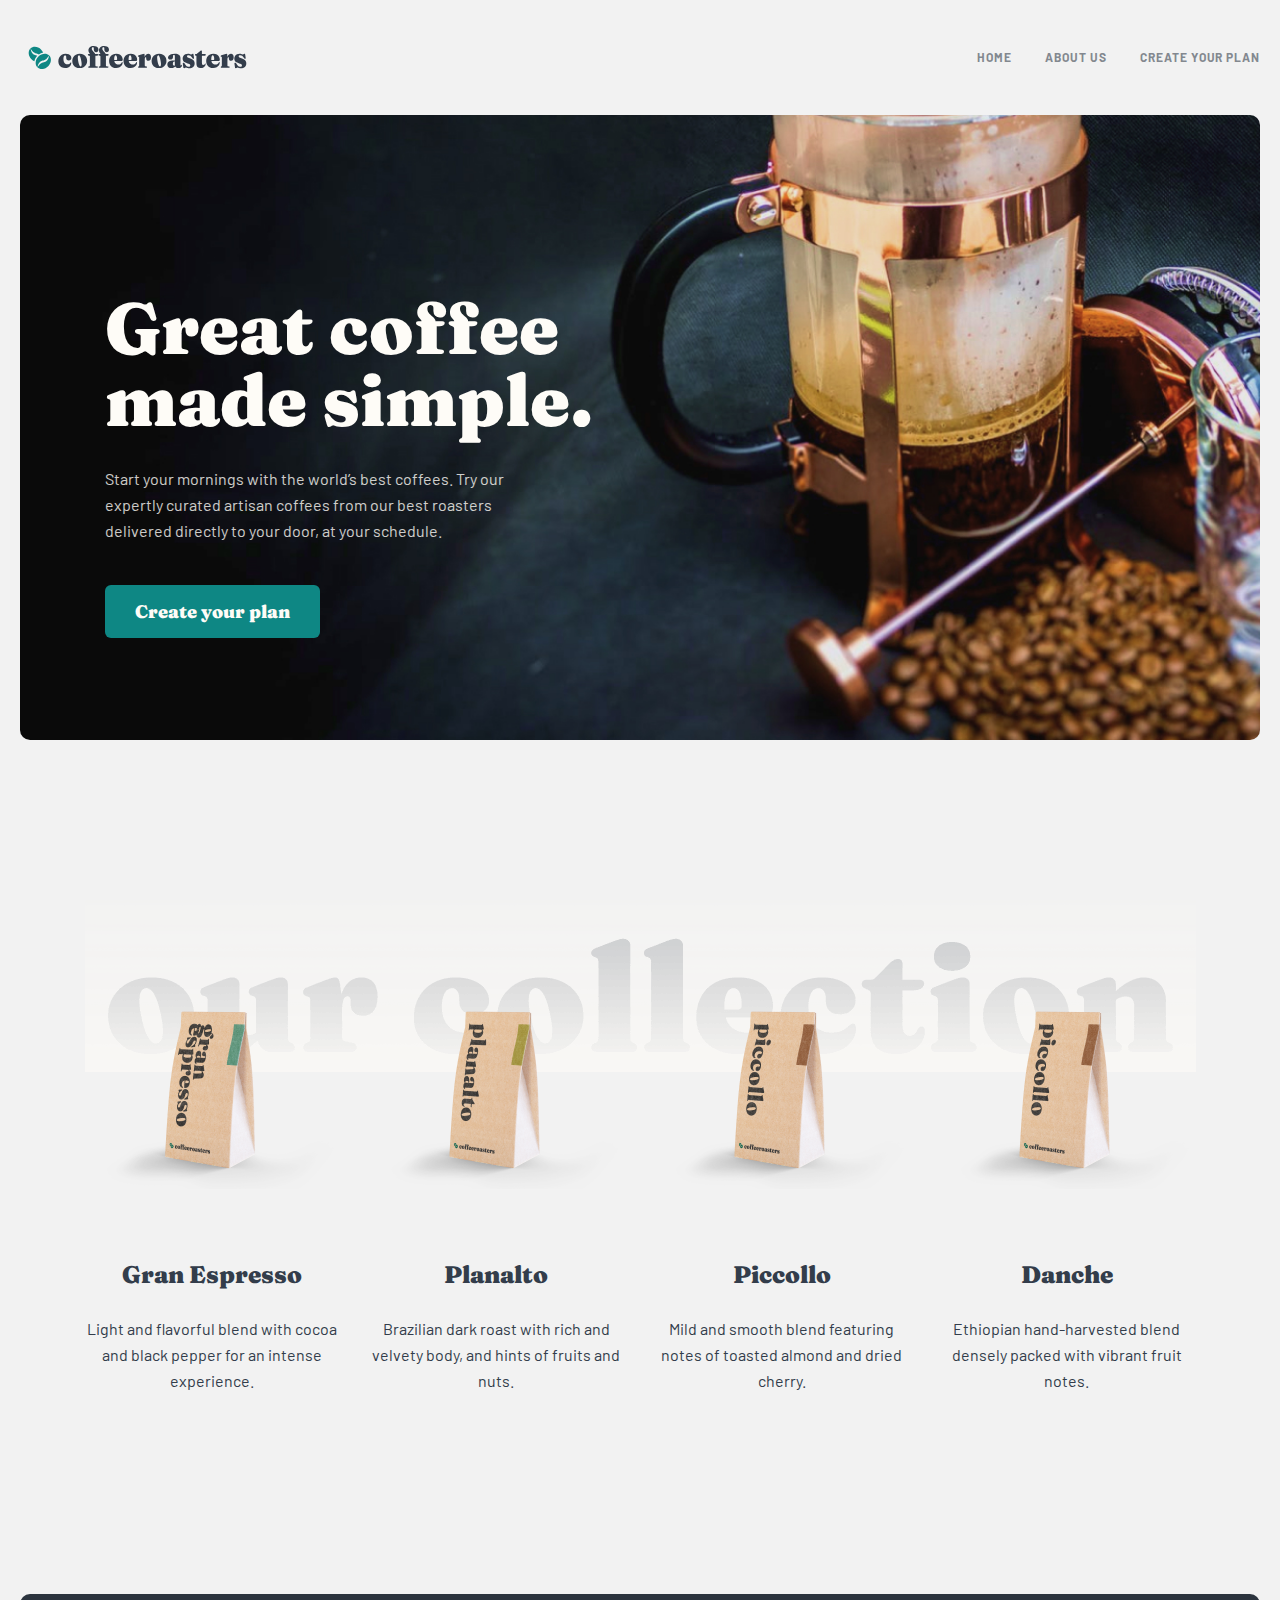
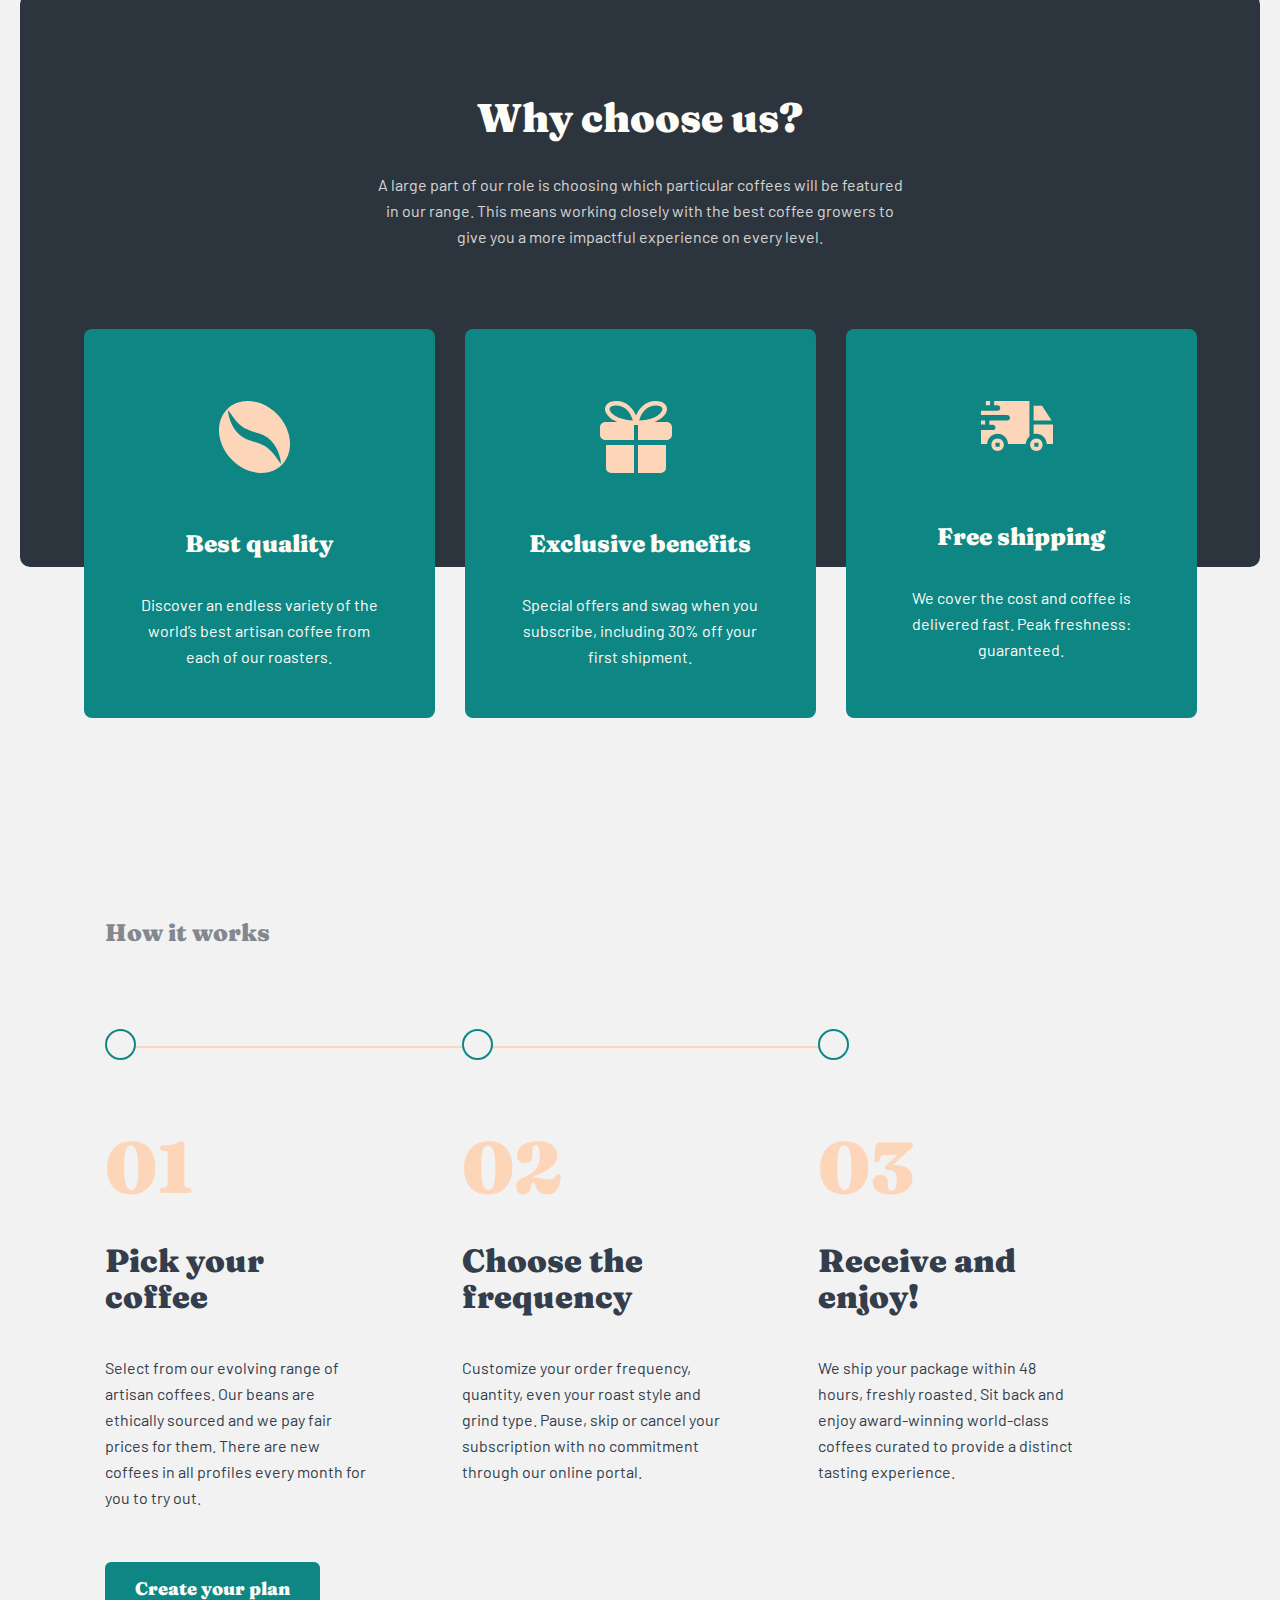
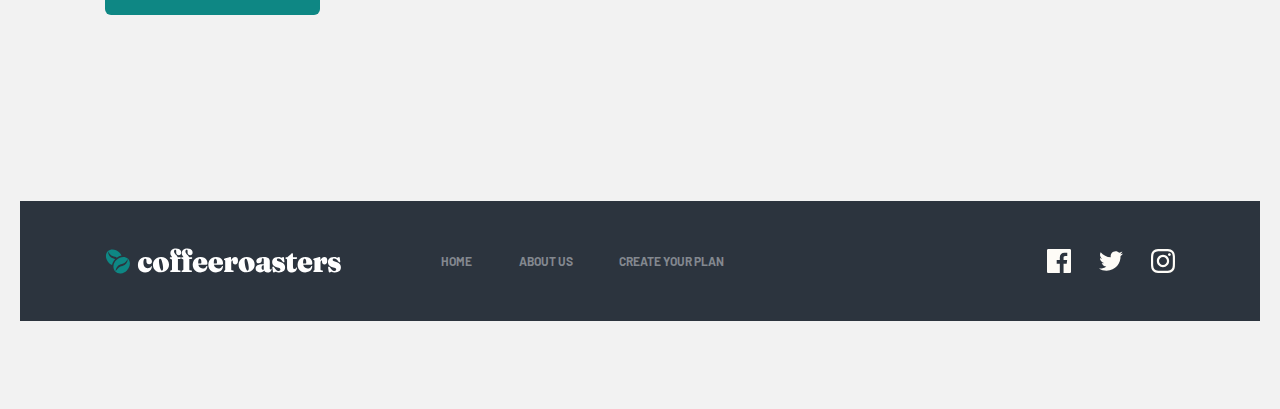
<file: index.html>
<!DOCTYPE html>
<html lang="en">

<head>
    <meta charset="UTF-8">
    <meta http-equiv="X-UA-Compatible" content="IE=edge">
    <meta name="viewport" content="width=device-width, initial-scale=1.0">
    <link rel="stylesheet" href="./css/main.css">
    <link rel="stylesheet" media="screen and (max-width: 1100px)" href="./css/media-1100.css">
    <link rel="stylesheet" media="screen and (max-width: 600px)" href="./css/media-600.css">
    <title>Coffeeroasters</title>
</head>

<body>
    <header class="header">
        <section class="header__section">
            <div class="container">
                <div class="header__container">
                    <div class="header__logo-wrapper">
                        <a class="header__logo-link" href="#"><img class="header__logo-img" src="./image/logo.svg"
                                alt="side logo" width="235" height="25"></a>
                    </div>

                    <nav class="header__nav">
                        <ul class="header__list">
                            <li class="header__item"><a class="header__nav-link" href="#">HOME</a></li>
                            <li class="header__item">
                                <a class="header__nav-link" href="./about.html">ABOUT US</a>
                            </li>
                            <li class="header__item">
                                <a class="header__nav-link" href="./create-plane.html">Create your plan</a>
                            </li>
                        </ul>
                    </nav>
                </div>
            </div>
        </section>
    </header>

    <main class="main">
        <section class="hero__section">
            <div class="container">
                <div class="hero__container">
                    <div class="hero__right">
                        <h2 class="hero__heading">Great coffee made simple.</h2>

                        <p class="hero__text">Start your mornings with the world’s best coffees. Try our expertly
                            curated artisan coffees from our best roasters delivered directly to your door, at your
                            schedule.
                        </p>

                        <div class="hero__link-wrapper">
                            <a class="side-btn hero__link" href="#">Create your plan</a>
                        </div>
                    </div>
                </div>
            </div>
        </section>

        <section class="collection__section">
            <div class="container">
                <div class="collection__container">
                    <div class="collection__list-wrapper">
                        <div class="collection__bgi-img"></div>

                        <ul class="collection__list">
                            <li class="collection__item">
                                <img class="collection__img" src="./image/gran-e..png" alt="coffe photo" width="255" height="193" srcset="./image/gran-e..png 1x, ./image/gran-e.@2x.png">

                                <div class="collection__wrapper">
                                    <h3 class="collection__heading">Gran Espresso</h3>

                                    <p class="collection__text">Light and flavorful blend with cocoa and black pepper
                                        for an intense experience.</p>
                                </div>
                            </li>

                            <li class="collection__item">
                                <img class="collection__img" src="./image/planalto.png" alt="coffe photo" width="256" height="193" srcset="./image/planalto.png 1x, ./image/planalto@2x.png">

                                <div class="collection__wrapper">
                                    <h3 class="collection__heading">Planalto</h3>

                                    <p class="collection__text">Brazilian dark roast with rich and velvety body, and
                                        hints of fruits and nuts.
                                    </p>
                                </div>
                            </li>

                            <li class="collection__item">
                                <img class="collection__img" src="./image/picollo.png" alt="coffe photo" width="256" height="193" srcset="./image/picollo.png 1x, ./image/picollo@2x.png">

                                <div class="collection__wrapper">
                                    <h3 class="collection__heading">Piccollo</h3>

                                    <p class="collection__text">
                                        Mild and smooth blend featuring notes of toasted almond and dried cherry.
                                    </p>
                                </div>
                            </li>

                            <li class="collection__item">
                                <img class="collection__img" src="./image/picollo.png" alt="coffe photo" width="256" height="193" srcset="./image/picollo.png 1x, ./image/picollo@2x.png">

                                <div class="collection__wrapper">
                                    <h3 class="collection__heading">Danche</h3>

                                    <p class="collection__text">
                                        Ethiopian hand-harvested blend densely packed  with vibrant fruit notes.
                                    </p>
                                </div>
                            </li>
                        </ul>
                    </div>
                </div>
            </div>
        </section>

        <section class="choose">
            <div class="container">
                <div class="choose__container">
                    <div class="choose__wrapper">
                        <h2 class="choose__heading">Why choose us?</h2>

                        <p class="choose__text">A large part of our role is choosing which particular coffees will be
                            featured in our range. This means working closely with the best coffee growers to give you a
                            more impactful experience on every level.</p>
                    </div>

                    <ul class="choose__list">
                        <li class="choose__item">
                            <div class="choose__item-img-wrapper"></div>

                            <div class="choose__item-wrapper">
                                <h3 class="choose__item-heading">Best quality</h3>

                                <p class="choose__item-text">
                                    Discover an endless variety of the world’s best artisan coffee from each of our roasters.
                                </p>
                            </div>
                        </li>

                        <li class="choose__item">
                            <div class="choose__item-img-wrapper"></div>

                            <div class="choose__item-wrapper">
                                <h3 class="choose__item-heading">Exclusive benefits</h3>

                                <p class="choose__item-text">
                                    Special offers and swag when you subscribe, including 30% off your first shipment.
                                </p>
                            </div>
                        </li>

                        <li class="choose__item">
                            <div class="choose__item-img-wrapper"></div>

                            <div class="choose__item-wrapper">
                                <h3 class="choose__item-heading">Free shipping</h3>

                                <p class="choose__item-text">We cover the cost and coffee is delivered fast. Peak
                                    freshness: guaranteed.</p>
                            </div>
                        </li>
                    </ul>
                </div>
            </div>
        </section>

        <section class="howwork__section">
            <div class="container">
                <div class="howwork__container">
                    <h2 class="howwork__heading">How it works</h2>
                    <ul class="howwork__list">
                        <li class="howwork__item">
                            <div class="howwork__step-img"></div>

                            <div class="howwork__item-wrapper">
                                <span class="howwork__item-span">01</span>

                                <h3 class="howwork__item-heading">Pick your coffee</h3>

                                <p class="howwork__item-text">
                                    Select from our evolving range of artisan coffees. Our beans are ethically sourced
                                    and we pay fair prices for them. There are new coffees in all profiles every month
                                    for you to try out.
                                </p>
                            </div>
                        </li>

                        <li class="howwork__item">
                            <div class="howwork__step-img"></div>

                            <div class="howwork__item-wrapper">
                                <span class="howwork__item-span">02</span>

                                <h3 class="howwork__item-heading">Choose the frequency</h3>

                                <p class="howwork__item-text">
                                    Customize your order frequency, quantity, even your roast style and grind type.
                                    Pause, skip or cancel your subscription with no commitment through our online
                                    portal.
                                </p>
                            </div>
                        </li>

                        <li class="howwork__item">
                            <div class="howwork__step-img"></div>

                            <div class="howwork__item-wrapper">
                                <span class="howwork__item-span">03</span>

                                <h3 class="howwork__item-heading">Receive and enjoy!</h3>

                                <p class="howwork__item-text">
                                    We ship your package within 48 hours, freshly roasted. Sit back and enjoy
                                    award-winning world-class coffees curated to provide a distinct tasting experience.
                                </p>
                            </div>
                        </li>
                    </ul>
                    <a class="side-btn howwork__link " href="#">Create your plan</a>
                </div>
            </div>
        </section>
    </main>

    <footer class="footer">
        <section class="footer__section">
            <div class="container">
                <div class="footer__container">
                    <div class="footer__left">
                        <a class="header__logo-link" href="#">
                            <img class="footer__logo-img" src="./image/footer__logo.svg" alt="side logo" width="236" height="26">
                        </a>
    
                        <nav class="footer__nav">
                            <ul class="footer__list">
                                <li class="footer__item">
                                    <a class="footer__left-link" href="#">HOME</a>
                                </li>
    
                                <li class="footer__item">
                                    <a class="footer__left-link" href="#">ABOUT US</a>
                                </li>
    
                                <li class="footer__item">
                                    <a class="footer__left-link" href="#">Create your plan</a>
                                </li>
                            </ul>
                        </nav>
                    </div>
    
                    <div class="footer__right">
                        <a class="footer__right-link" href="#">
                            <img class="footer__right-img" src="./image/facebook.svg" alt="facebook link" width="24" height="24">
                        </a>
    
                        <a class="footer__right-link" href="#">
                            <img class="footer__right-img" src="./image/twitter.svg" alt="twitter link" width="24" height="20">
                        </a>
    
                        <a class="footer__right-link" href="#">
                            <img class="footer__right-img" src="./image/Shape.svg" alt="instagram link" width="24" height="24">
                        </a>
                    </div>
                </div>
            </div>
        </section>
    </footer>
</body>

</html>
</file>
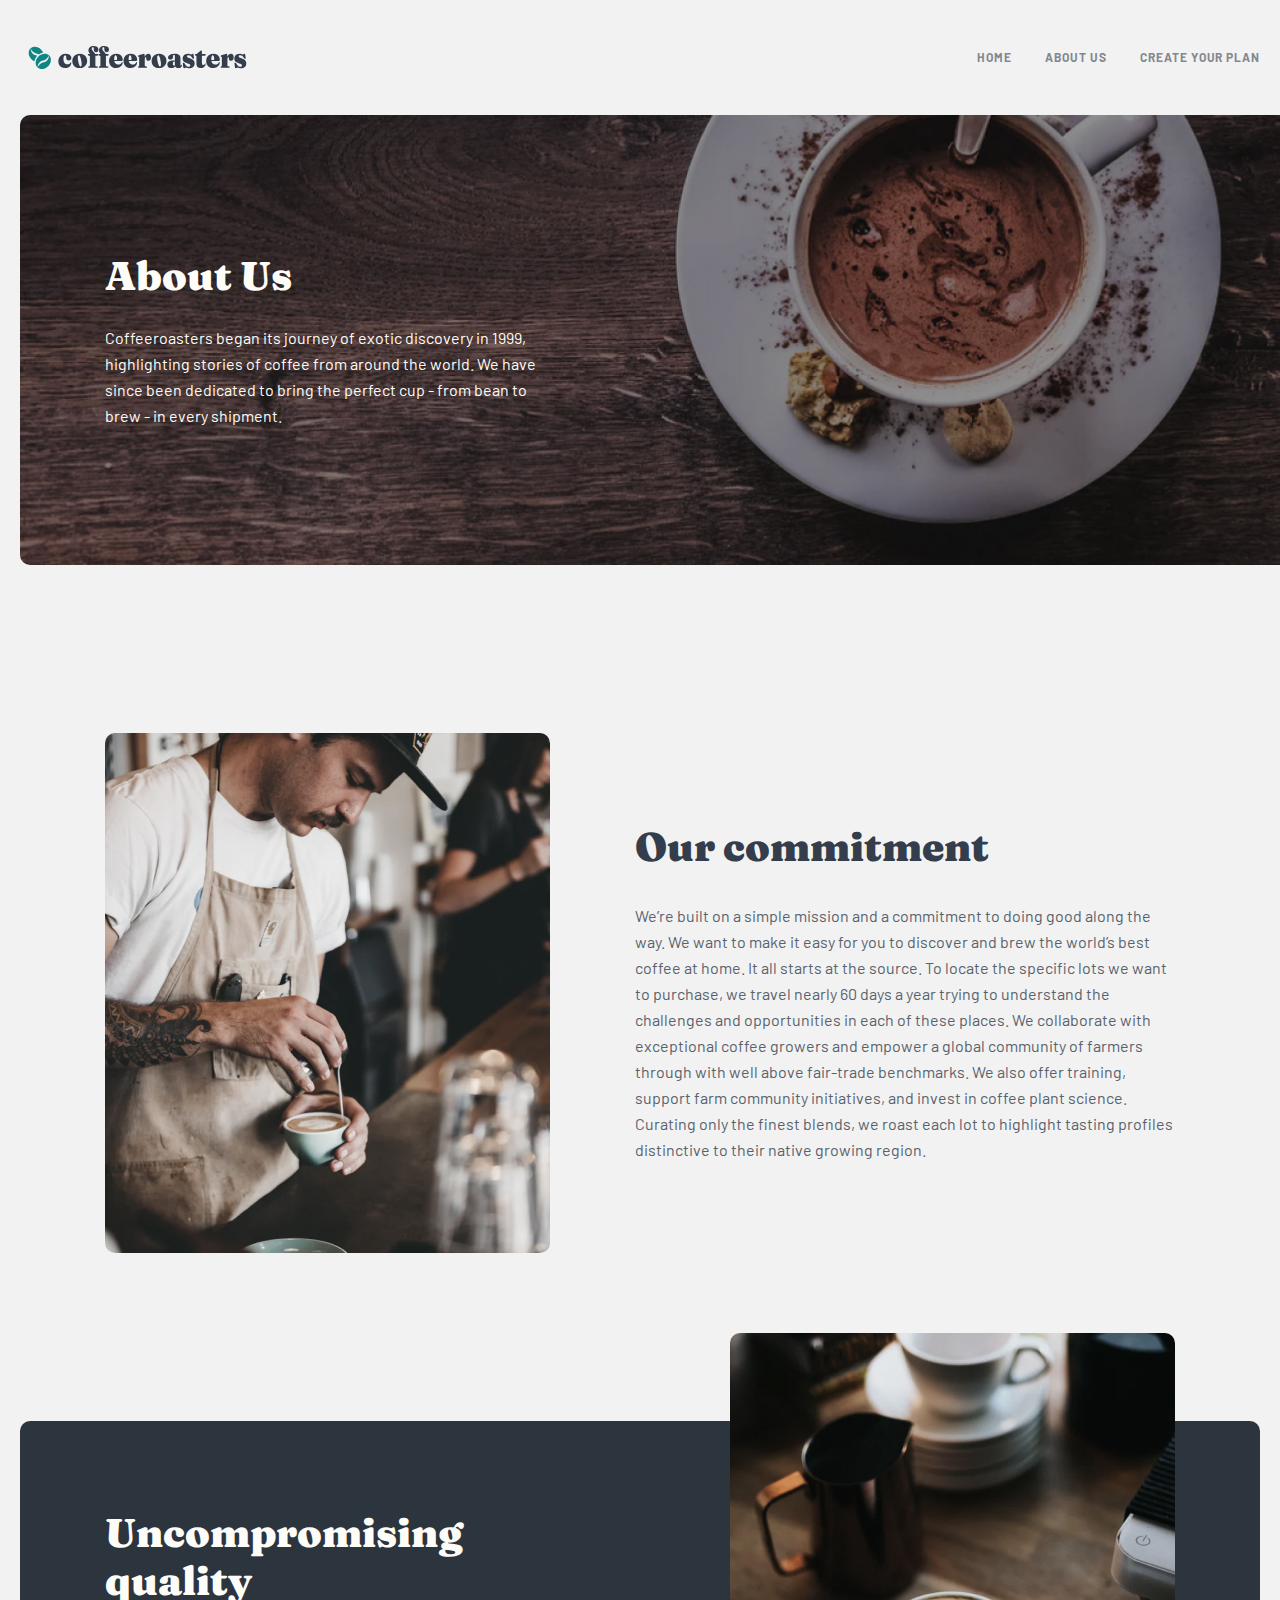
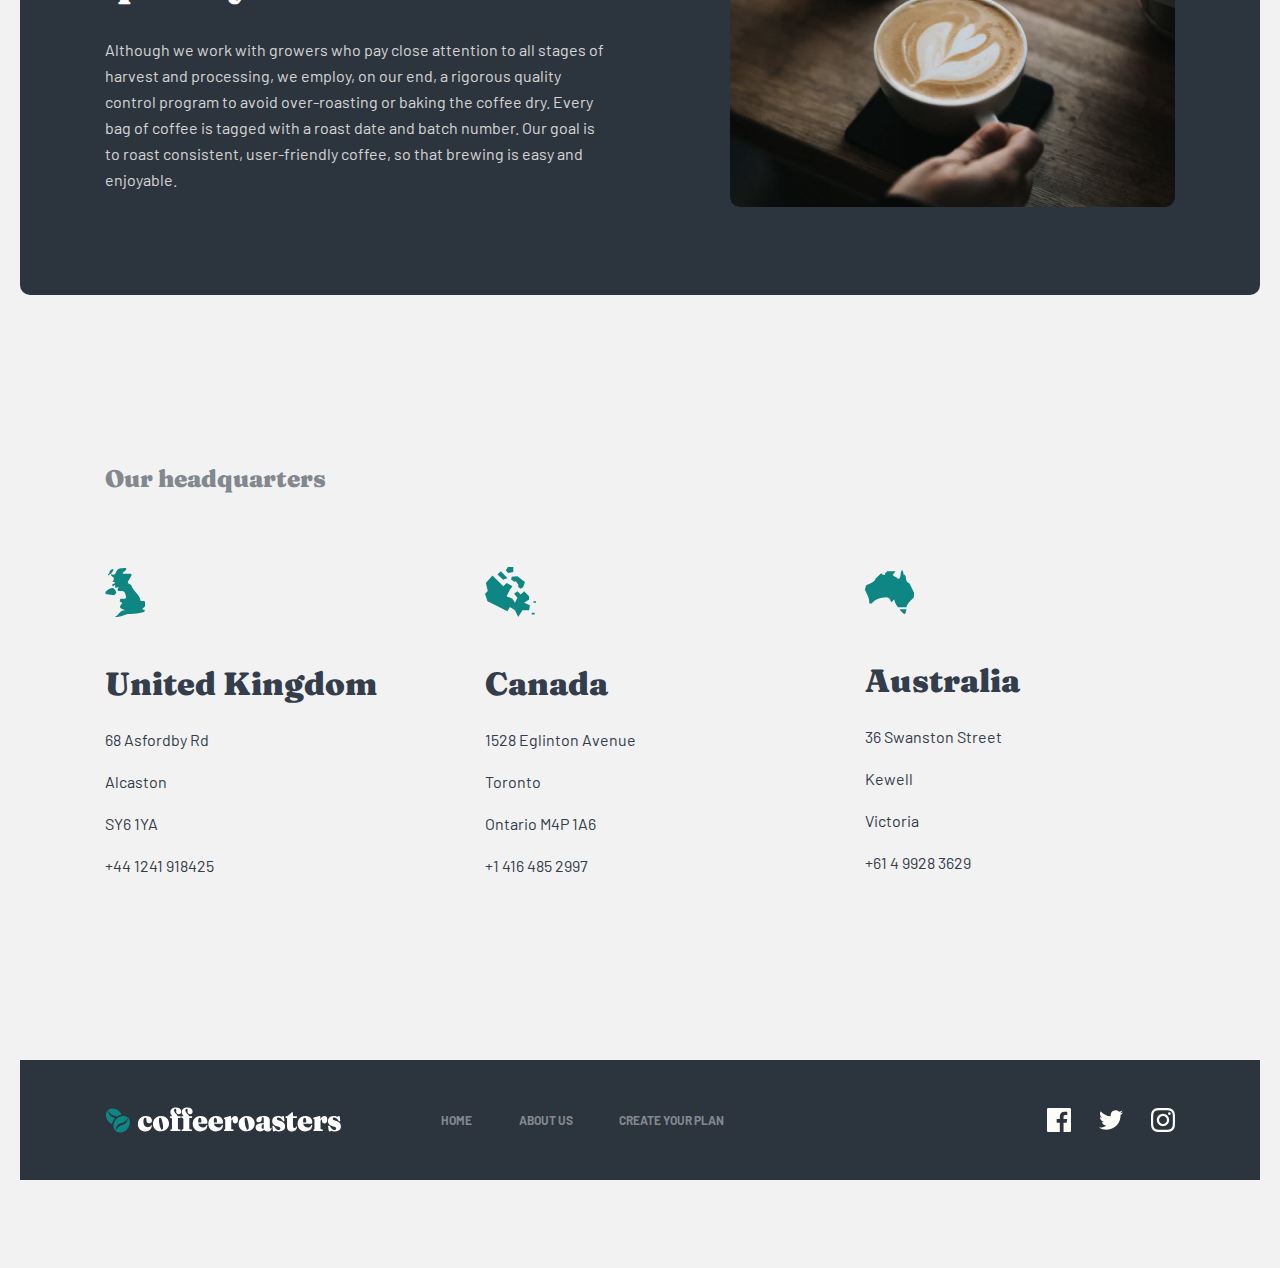
<file: about.html>
<!DOCTYPE html>
<html lang="en">

<head>
    <meta charset="UTF-8">
    <meta http-equiv="X-UA-Compatible" content="IE=edge">
    <meta name="viewport" content="width=device-width, initial-scale=1.0">
    <link rel="stylesheet" href="./css/main.css">
    <link rel="stylesheet" media="screen and (max-width: 1100px)" href="./css/media-1100.css">
    <link rel="stylesheet" media="screen and (max-width: 600px)" href="./css/media-600.css">
    <title>Coffeeroasters</title>
</head>

<body>
    <header class="header">
        <section class="header__section">
            <div class="container">
                <div class="header__container">
                    <div class="header__logo-wrapper">
                        <a class="header__logo-link" href="#"><img class="header__logo-img" src="./image/logo.svg"
                                alt="side logo" width="235" height="25"></a>
                    </div>

                    <nav class="header__nav">
                        <ul class="header__list">
                            <li class="header__item">
                                <a class="header__nav-link" href="./index.html">HOME</a>
                            </li>
                            <li class="header__item">
                                <a class="header__nav-link" href="#">ABOUT US</a>
                            </li>
                            <li class="header__item">
                                <a class="header__nav-link" href="./create-plane.html">Create your plan</a>
                            </li>
                        </ul>
                    </nav>
                </div>
            </div>
        </section>
    </header>

    <main class="amain">
        <section class=" ahero__section">
            <div class="container">
                <div class="ahero__container">
                    <div class="ahero__right">
                        <h2 class="ahero__heading">About Us</h2>

                        <p class="ahero__text">
                            Coffeeroasters began its journey of exotic discovery in 1999, highlighting stories of coffee from around the world. We have since been dedicated to bring the perfect cup - from bean to brew - in every shipment.
                        </p>
                    </div>
                </div>
            </div>
        </section>

        <section class="commitment__section">
            <div class="container">
                <div class="commitment__container">
                    <div class="commitment__left"></div>

                    <div class="commitment__right">
                        <h2 class="commitment__heading">Our commitment</h2>

                        <p class="commitment__text">
                            We’re built on a simple mission and a commitment to doing good along the way. We want to make it easy for you to discover and brew the world’s best coffee at home. It all starts at the source. To locate the specific lots we want to purchase, we travel nearly 60 days a year trying to understand the challenges and opportunities in each of these places. We collaborate with exceptional coffee growers and empower a global community of farmers through with well above fair-trade benchmarks. We also offer training, support farm community initiatives, and invest in coffee plant science. Curating only the finest blends, we roast each lot to highlight tasting profiles distinctive to their native growing region.
                        </p>
                    </div>
                </div>
            </div>
        </section>

        <section class="bitmap__section">
            <div class="container">
                <div class="bitmap__container">
                    <div class="bitmap__left">
                        <h2 class="bitmap__heading">Uncompromising quality</h2>

                        <p class="bitmap__text">
                            Although we work with growers who pay close attention to all    stages of harvest and processing, we employ, on our end, a rigorous quality control program to avoid over-roasting or baking the coffee dry. Every bag of coffee is tagged with a roast date and batch number. Our goal is to roast consistent, user-friendly coffee, so that brewing is easy and enjoyable.
                        </p>
                    </div>
                    <div class="bitmap__right">
                        <img class="bitmap__img" src="./image/Bitmap(1).jpg" alt="" width="445" height="474" srcset="./image/Bitmap(1).jpg 1x, ./image/Bitmap(1)@2x.jpg">
                    </div>
                </div>
            </div>
        </section>

        <section class="headquarters__section">
            <div class="container">
                <div class="headquarters__container">
                    <h2 class="headquarters__heading">Our headquarters</h2>
                    <ul class="headquarters__list">
                        <li class="headquarters__item">
                            <div class="headquarters__item-wrapper"></div>

                            <h3 class="headquarters__item-heading">United Kingdom</h3>

                            <p class="headquarters__text">68  Asfordby Rd</p>

                            <p class="headquarters__text">Alcaston</p>
                            
                            <p class="headquarters__text">SY6 1YA</p>
                            
                            <p class="headquarters__text">+44 1241 918425</p>
                        </li>

                        <li class="headquarters__item">
                            <div class="headquarters__item-wrapper"></div>

                            <h3 class="headquarters__item-heading">Canada</h3>

                            <p class="headquarters__text">1528  Eglinton Avenue</p>

                            <p class="headquarters__text">Toronto</p>
                            
                            <p class="headquarters__text">Ontario M4P 1A6</p>
                            
                            <p class="headquarters__text">+1 416 485 2997</p>
                        </li>

                        <li class="headquarters__item">
                            <div class="headquarters__item-wrapper"></div>

                            <h3 class="headquarters__item-heading">Australia</h3>

                            <p class="headquarters__text">36 Swanston Street</p>

                            <p class="headquarters__text">Kewell</p>
                            
                            <p class="headquarters__text">Victoria</p>
                            
                            <p class="headquarters__text">+61 4 9928 3629</p>
                        </li>
                    </ul>
                </div>
            </div>
        </section>
    </main>

    <footer class="footer">
        <section class="footer__section">
            <div class="container">
                <div class="footer__container">
                    <div class="footer__left">
                        <a class="header__logo-link" href="#">
                            <img class="footer__logo-img" src="./image/footer__logo.svg" alt="side logo" width="236" height="26">
                        </a>
    
                        <nav class="footer__nav">
                            <ul class="footer__list">
                                <li class="footer__item">
                                    <a class="footer__left-link" href="#">HOME</a>
                                </li>
    
                                <li class="footer__item">
                                    <a class="footer__left-link" href="#">ABOUT US</a>
                                </li>
    
                                <li class="footer__item">
                                    <a class="footer__left-link" href="#">Create your plan</a>
                                </li>
                            </ul>
                        </nav>
                    </div>
    
                    <div class="footer__right">
                        <a class="footer__right-link" href="#">
                            <img class="footer__right-img" src="./image/facebook.svg" alt="facebook link" width="24" height="24">
                        </a>
    
                        <a class="footer__right-link" href="#">
                            <img class="footer__right-img" src="./image/twitter.svg" alt="twitter link" width="24" height="20">
                        </a>
    
                        <a class="footer__right-link" href="#">
                            <img class="footer__right-img" src="./image/Shape.svg" alt="instagram link" width="24" height="24">
                        </a>
                    </div>
                </div>
            </div>
        </section>
    </footer>
</body>

</html>
</file>
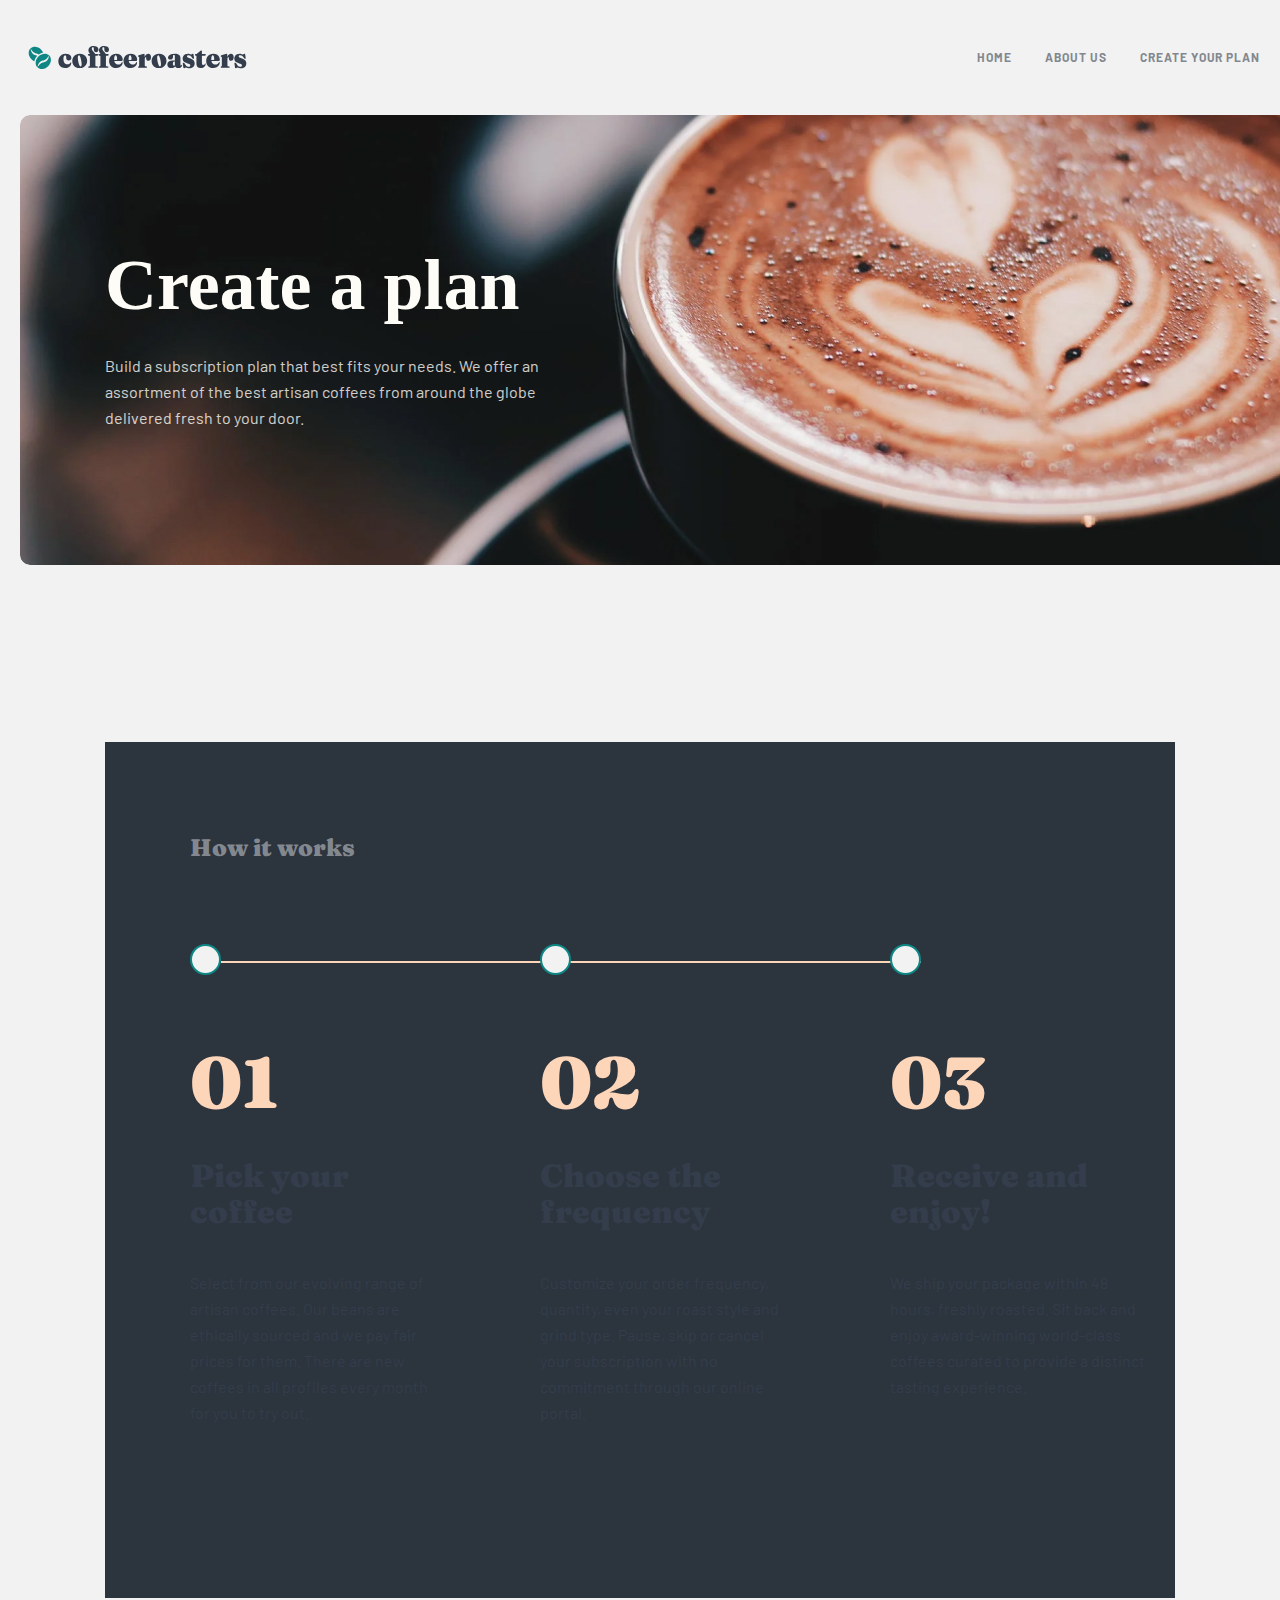
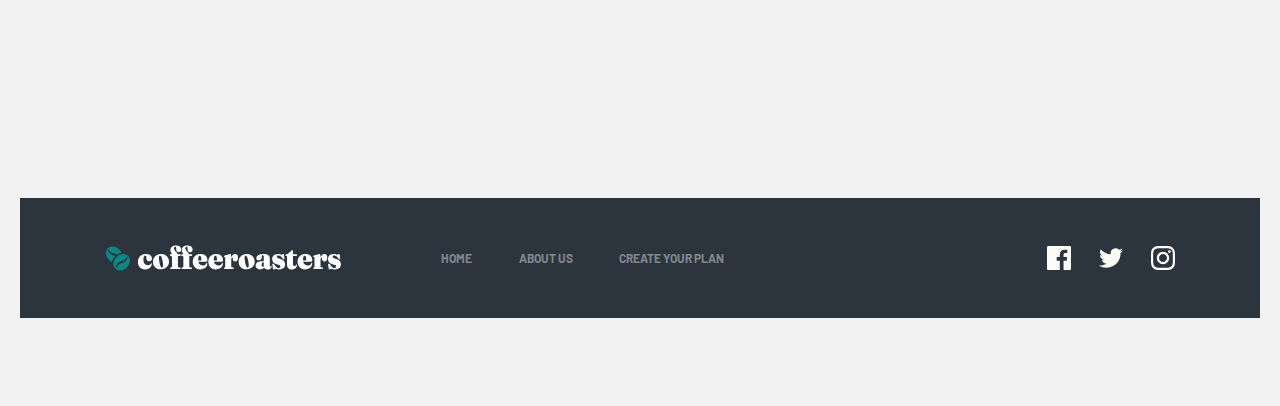
<file: create-plane.html>
<!DOCTYPE html>
<html lang="en">

<head>
    <meta charset="UTF-8">
    <meta http-equiv="X-UA-Compatible" content="IE=edge">
    <meta name="viewport" content="width=device-width, initial-scale=1.0">
    <link rel="stylesheet" href="./css/main.css">
    <link rel="stylesheet" media="screen and (max-width: 1100px)" href="./css/media-1100.css">
    <link rel="stylesheet" media="screen and (max-width: 600px)" href="./css/media-600.css">
    <title>Coffeeroasters</title>
</head>

<body>
    <header class="header">
        <section class="header__section">
            <div class="container">
                <div class="header__container">
                    <div class="header__logo-wrapper">
                        <a class="header__logo-link" href="#"><img class="header__logo-img" src="./image/logo.svg"
                                alt="side logo" width="235" height="25"></a>
                    </div>

                    <nav class="header__nav">
                        <ul class="header__list">
                            <li class="header__item">
                                <a class="header__nav-link" href="./index.html">HOME</a>
                            </li>
                            <li class="header__item">
                                <a class="header__nav-link" href="./about.html">ABOUT US</a>
                            </li>
                            <li class="header__item">
                                <a class="header__nav-link" href="#">Create your plan</a>
                            </li>
                        </ul>
                    </nav>
                </div>
            </div>
        </section>
    </header>

    <main class="c-main">
        <section class="c-hero__section">
            <div class="container">
                <div class="c-hero__container">
                    <div class="c-hero__wrapper">
                        <h2 class="c-hero__heading">Create a plan</h2>

                        <p class="c-hero__text">
                            Build a subscription plan that best fits your needs. We offer an assortment of the best artisan coffees from around the globe delivered fresh to your door.
                        </p>
                    </div>
                </div>
            </div>
        </section>

        <section class="howwork__section">
            <div class="container">
                <div class="howwork__container howwork--for-create">
                    <h2 class="howwork__heading">How it works</h2>
                    <ul class="howwork__list">
                        <li class="howwork__item">
                            <div class="howwork__step-img"></div>

                            <div class="howwork__item-wrapper">
                                <span class="howwork__item-span">01</span>

                                <h3 class="howwork__item-heading">Pick your coffee</h3>

                                <p class="howwork__item-text">
                                    Select from our evolving range of artisan coffees. Our beans are ethically sourced
                                    and we pay fair prices for them. There are new coffees in all profiles every month
                                    for you to try out.
                                </p>
                            </div>
                        </li>

                        <li class="howwork__item">
                            <div class="howwork__step-img"></div>

                            <div class="howwork__item-wrapper">
                                <span class="howwork__item-span">02</span>

                                <h3 class="howwork__item-heading">Choose the frequency</h3>

                                <p class="howwork__item-text">
                                    Customize your order frequency, quantity, even your roast style and grind type.
                                    Pause, skip or cancel your subscription with no commitment through our online
                                    portal.
                                </p>
                            </div>
                        </li>

                        <li class="howwork__item">
                            <div class="howwork__step-img"></div>

                            <div class="howwork__item-wrapper">
                                <span class="howwork__item-span">03</span>

                                <h3 class="howwork__item-heading">Receive and enjoy!</h3>

                                <p class="howwork__item-text">
                                    We ship your package within 48 hours, freshly roasted. Sit back and enjoy
                                    award-winning world-class coffees curated to provide a distinct tasting experience.
                                </p>
                            </div>
                        </li>
                    </ul>
                </div>
            </div>
        </section>
    </main>

    <footer class="footer">
        <section class="footer__section">
            <div class="container">
                <div class="footer__container">
                    <div class="footer__left">
                        <a class="header__logo-link" href="#">
                            <img class="footer__logo-img" src="./image/footer__logo.svg" alt="side logo" width="236" height="26">
                        </a>
    
                        <nav class="footer__nav">
                            <ul class="footer__list">
                                <li class="footer__item">
                                    <a class="footer__left-link" href="#">HOME</a>
                                </li>
    
                                <li class="footer__item">
                                    <a class="footer__left-link" href="#">ABOUT US</a>
                                </li>
    
                                <li class="footer__item">
                                    <a class="footer__left-link" href="#">Create your plan</a>
                                </li>
                            </ul>
                        </nav>
                    </div>
    
                    <div class="footer__right">
                        <a class="footer__right-link" href="#">
                            <img class="footer__right-img" src="./image/facebook.svg" alt="facebook link" width="24" height="24">
                        </a>
    
                        <a class="footer__right-link" href="#">
                            <img class="footer__right-img" src="./image/twitter.svg" alt="twitter link" width="24" height="20">
                        </a>
    
                        <a class="footer__right-link" href="#">
                            <img class="footer__right-img" src="./image/Shape.svg" alt="instagram link" width="24" height="24">
                        </a>
                    </div>
                </div>
            </div>
        </section>
    </footer>
</body>

</html>
</file>
<file: css/media-1100.css>
.header__container {
  max-width: 689px;
  width: 100%;
  padding-left: 40px;
  padding-right: 40px;
}

.header__list {
  max-width: 283px;
  width: 100%;
}


.hero__container {
  max-width: 689px;
  width: 100%;
  padding: 104px 233px 104px 58px;
}

.hero__right {
  max-width: 398px;
  width: 100%;
}

.hero__heading {
  max-width: 398px;
  width: 100%;
  font-weight: 900;
  font-size: 48px;
  line-height: 48px;
}

.hero__text {
  max-width: 398px;
}


.collection__list-wrapper {
  padding-top: 59px;
}

.collection__list {
  display: -webkit-box;
  display: -ms-flexbox;
  display: flex;
  -webkit-box-orient: vertical;
  -webkit-box-direction: normal;
  -ms-flex-direction: column;
  flex-direction: column;
}

.collection__item {
  max-width: 573px;
  width: 100%;
  display: -webkit-box;
  display: -ms-flexbox;
  display: flex;
  -webkit-box-align: center;
  -ms-flex-align: center;
  align-items: center;
  -webkit-box-pack: justify;
  -ms-flex-pack: justify;
  justify-content: space-between;
  margin-bottom: 32px;
}

.collection__img {
  margin: 0;
}

.collection__wrapper {
  display: -webkit-box;
  display: -ms-flexbox;
  display: flex;
  -webkit-box-orient: vertical;
  -webkit-box-direction: normal;
  -ms-flex-direction: column;
  flex-direction: column;
  -webkit-box-align: start;
  -ms-flex-align: start;
  align-items: flex-start;
  max-width: 282px;
  width: 100%;
  display: flex;
  flex-direction: column;
}

.collection__text {
  text-align: left;
  font-size: 15px;
  line-height: 25px;
}


.choose__container {
  max-width: 689px;
  width: 100%;
}

.choose__wrapper {
  margin-bottom: 70px;
  padding: 56px 0 368px 0;
}

.choose__list {
  display: -webkit-box;
  display: -ms-flexbox;
  display: flex;
  -webkit-box-orient: vertical;
  -webkit-box-direction: normal;
  -ms-flex-direction: column;
  flex-direction: column;
  -webkit-box-align: center;
  -ms-flex-align: center;
  align-items: center;
  bottom: -275px;
}

.choose__item {
  margin: 0;
  padding: 0;
  padding: 41px 48px 41px 70px;
}

.choose__item {
  max-width: 573px;
  width: 100%;
  display: -webkit-box;
  display: -ms-flexbox;
  display: flex;
  -webkit-box-align: center;
  -ms-flex-align: center;
  align-items: center;
  -webkit-box-pack: justify;
  -ms-flex-pack: justify;
  justify-content: space-between;
  margin-bottom: 25px;
}

.choose__item:nth-child(1) .choose__item-img-wrapper {
  width: 56px;
  height: 56px;
  background-size: contain;
}

.choose__item:nth-child(2) .choose__item-img-wrapper {
  width: 56px;
  height: 56px;
  background-size: contain;
}

.choose__item:nth-child(3) .choose__item-img-wrapper {
  width: 56px;
  height: 39px;
  background-size: contain;
}

.choose__item-wrapper {
  max-width: 345px;
  width: 100%;
  padding: 0;
}

.choose__item-heading {
  text-align: left;
  margin-bottom: 16px;
}

.choose__item-text {
  max-width: 345px;
  width: 100%;
  text-align: left;
  font-size: 15px;
  line-height: 25px;
}

.choose__item-img-wrapper {
  margin: 0;
  padding: 0;
}

.howwork__container {
  max-width: 689px;
  width: 100%;
  margin-left: 40px;
  margin-right: 40px;
}

.howwork__heading {
  margin-bottom: 40px;
}

.howwork__list {
  -webkit-box-pack: justify;
  -ms-flex-pack: justify;
  justify-content: space-between;
  margin-bottom: 45px;
}

.howwork__item {
  max-width: 223px;
  width: 100%;
}

.howwork__step-img {
  margin-bottom: 48px;
}

.howwork__item-wrapper {
  max-width: 223px;
  width: 100%;
  padding: 0;
}

.howwork__item-text {
  font-size: 15px;
  line-height: 25px;
}

.footer__container {
  max-width: 689px;
  width: 100%;
  display: -webkit-box;
  display: -ms-flexbox;
  display: flex;
  -webkit-box-orient: vertical;
  -webkit-box-direction: normal;
  -ms-flex-direction: column;
  flex-direction: column;
  -webkit-box-align: center;
  -ms-flex-align: center;
  align-items: center;
}

.footer__left {
  display: -webkit-box;
  display: -ms-flexbox;
  display: flex;
  -webkit-box-orient: vertical;
  -webkit-box-direction: normal;
  -ms-flex-direction: column;
  flex-direction: column;
  -webkit-box-align: center;
  -ms-flex-align: center;
  align-items: center;
}

.footer__logo-img {
  margin-bottom: 32px;
}

.footer__list {
  display: -webkit-box;
  display: -ms-flexbox;
  display: flex;
  -webkit-box-align: center;
  -ms-flex-align: center;
  align-items: center;
  -webkit-box-pack: justify;
  -ms-flex-pack: justify;
  justify-content: space-between;
  margin: 0;
  padding: 0;
  margin-bottom: 65px;
}

.footer__item {
  margin: 0;
  padding: 0;
}
</file>
<file: css/media-600.css>
.header__container {
  max-width: 327px;
  width: 100%;
  padding-left: 25px;
  padding-right: 25px;
}

.header__list {
  display: none;
}

.container {
  max-width: 327px;
  width: 100%;
  padding: 0;
}

.hero__section {
  margin-bottom: 120px;
}

.hero__container {
  max-width: 327px;
  width: 100%;
  background-size: cover;
  padding: 100px 24px;
  margin: 0;
}

.hero__right {
  max-width: 279px;
  width: 100%;
  padding: 0;
}

.hero__heading {
  font-size: 40px;
  line-height: 40px;
  margin-bottom: 25px;
}

.hero__text {
  max-width: 279px;
  width: 100%;
  font-size: 15px;
  line-height: 25px;
  margin-bottom: 40px;
}


.collection__section {
  margin-bottom: 120px;
}

.collection__container {
  max-width: 327px;
  width: 100%;
  padding: 0 20px;
}

.collection__list {
  padding: 0;
}

.collection__item {
  max-width: 282px;
  width: 100%;
  display: -webkit-box;
  display: -ms-flexbox;
  display: flex;
  -webkit-box-orient: vertical;
  -webkit-box-direction: normal;
  -ms-flex-direction: column;
  flex-direction: column;
  -webkit-box-align: center;
  -ms-flex-align: center;
  align-items: center;
  margin-bottom: 48px;
}

.collection__img {
  max-width: 200px;
  width: 100%;
  height: auto;
  margin-bottom: 25px;
}

.collection__wrapper {
  max-width: 282px;
  width: 100%;
  display: -webkit-box;
  display: -ms-flexbox;
  display: flex;
  -webkit-box-orient: vertical;
  -webkit-box-direction: normal;
  -ms-flex-direction: column;
  flex-direction: column;
  -webkit-box-align: center;
  -ms-flex-align: center;
  align-items: center;
}

.collection__heading {
  margin-bottom: 15px;
}

.collection__text {
  text-align: center;
}

.choose {
  margin-bottom: 717px;
}

.choose__container {
  max-width: 327px;
  width: 100%;
}

.choose__wrapper {
  max-width: 327px;
  width: 100%;
  padding-bottom: 660px;
}

.choose__heading {
  font-size: 28px;
  line-height: 28px;
}

.choose__text {
  max-width: 279px;
  width: 100%;
  font-size: 15px;
  line-height: 25px;
}

.choose__list {
  display: -webkit-box;
  display: -ms-flexbox;
  display: flex;
  -webkit-box-orient: vertical;
  -webkit-box-direction: normal;
  -ms-flex-direction: column;
  flex-direction: column;
  -webkit-box-align: center;
  -ms-flex-align: center;
  align-items: center;
  top: 590px;
}

.choose__item {
  max-width: 279px;
  width: 100%;
  display: -webkit-box;
  display: -ms-flexbox;
  display: flex;
  -webkit-box-orient: vertical;
  -webkit-box-direction: normal;
  -ms-flex-direction: column;
  flex-direction: column;
  -webkit-box-align: center;
  -ms-flex-align: center;
  align-items: center;
  padding: 72px 12px 50px 12px;
}

.choose__item-img-wrapper {
  margin: 0;
  padding: 0;
  margin-bottom: 56px;
}

.choose__item:nth-child(1) .choose__item-img-wrapper {
  width: 72px;
  height: 72px;
  background-size: contain;
}

.choose__item:nth-child(2) .choose__item-img-wrapper {
  width: 72px;
  height: 72px;
  background-size: contain;
}

.choose__item:nth-child(3) .choose__item-img-wrapper {
  width: 72px;
  height: 50px;
  background-size: contain;
}

.choose__item-wrapper {
  max-width: 255px;
  width: 100%;
  display: -webkit-box;
  display: -ms-flexbox;
  display: flex;
  -webkit-box-orient: vertical;
  -webkit-box-direction: normal;
  -ms-flex-direction: column;
  flex-direction: column;
  -webkit-box-align: center;
  -ms-flex-align: center;
  align-items: center;
  padding: 0;
}

.choose__item-heading {
  text-align: center;
  margin-bottom: 16px;
  margin-bottom: 25px;
}

.choose__item-text {
  max-width: 212px;
  width: 100%;
  text-align: center;
  font-size: 15px;
  line-height: 25px;
}

.howwork__section {
  margin-bottom: 120px;
}

.howwork__container {
  display: -webkit-box;
  display: -ms-flexbox;
  display: flex;
  -webkit-box-orient: vertical;
  -webkit-box-direction: normal;
  -ms-flex-direction: column;
  flex-direction: column;
  margin: 0;
}

.howwork__heading {
  margin-bottom: 80px;
  text-align: center;
}

.howwork__list {
  display: -webkit-box;
  display: -ms-flexbox;
  display: flex;
  -webkit-box-orient: vertical;
  -webkit-box-direction: normal;
  -ms-flex-direction: column;
  flex-direction: column;
  margin-bottom: 80px;
}

.howwork__item {
  min-width: 327px;
  width: 100%;
}

.howwork__item:not(:last-child) {
  margin-bottom: 56px;
}

.howwork__step-img {
  display: none;
}

.howwork__item-wrapper {
  min-width: 327px;
  width: 100%;
  display: -webkit-box;
  display: -ms-flexbox;
  display: flex;
  -webkit-box-orient: vertical;
  -webkit-box-direction: normal;
  -ms-flex-direction: column;
  flex-direction: column;
  -webkit-box-align: center;
  -ms-flex-align: center;
  align-items: center;
}

.howwork__item-span {
  margin-bottom: 25px;
}

.howwork__item-heading {
  max-width: 327px;
  width: 100%;
  text-align: center;
  margin-bottom: 25px;
  font-size: 28px;
  line-height: 32px;
}

.howwork__item-text {
  max-width: 327px;
  width: 100%;
  text-align: center;
}

.footer__container {
  max-width: 689px;
  width: 100%;
  display: -webkit-box;
  display: -ms-flexbox;
  display: flex;
  -webkit-box-orient: vertical;
  -webkit-box-direction: normal;
  -ms-flex-direction: column;
  flex-direction: column;
  -webkit-box-align: center;
  -ms-flex-align: center;
  align-items: center;
}

.footer__left {
  display: -webkit-box;
  display: -ms-flexbox;
  display: flex;
  -webkit-box-orient: vertical;
  -webkit-box-direction: normal;
  -ms-flex-direction: column;
  flex-direction: column;
  -webkit-box-align: center;
  -ms-flex-align: center;
  align-items: center;
}

.footer__logo-img {
  max-width: 217px;
  width: 100%;
  margin-bottom: 50px;
}

.footer__list {
  display: -webkit-box;
  display: -ms-flexbox;
  display: flex;
  -webkit-box-orient: vertical;
  -webkit-box-direction: normal;
  -ms-flex-direction: column;
  flex-direction: column;
  -webkit-box-align: center;
  -ms-flex-align: center;
  align-items: center;
  margin: 0;
  padding: 0;
  margin-bottom: 50px;
}

.footer__item:not(:last-child) {
  margin: 0;
  padding: 0;
  margin-bottom: 25px;
}
</file>
<file: css/main.css>
/*! normalize.css v8.0.1 | MIT License | github.com/necolas/normalize.css */
/* Document
   ========================================================================== */
/**
 * 1. Correct the line height in all browsers.
 * 2. Prevent adjustments of font size after orientation changes in iOS.
 */
html {
  line-height: 1.15;
  /* 1 */
  -webkit-text-size-adjust: 100%;
  /* 2 */
}

/* Sections
   ========================================================================== */
/**
 * Remove the margin in all browsers.
 */
body {
  margin: 0;
}

/**
 * Render the `main` element consistently in IE.
 */
main {
  display: block;
}

/**
 * Correct the font size and margin on `h1` elements within `section` and
 * `article` contexts in Chrome, Firefox, and Safari.
 */
h1 {
  font-size: 2em;
  margin: 0.67em 0;
}

/* Grouping content
   ========================================================================== */
/**
 * 1. Add the correct box sizing in Firefox.
 * 2. Show the overflow in Edge and IE.
 */
hr {
  -webkit-box-sizing: content-box;
  box-sizing: content-box;
  /* 1 */
  height: 0;
  /* 1 */
  overflow: visible;
  /* 2 */
}

/**
 * 1. Correct the inheritance and scaling of font size in all browsers.
 * 2. Correct the odd `em` font sizing in all browsers.
 */
pre {
  font-family: monospace, monospace;
  /* 1 */
  font-size: 1em;
  /* 2 */
}

/* Text-level semantics
   ========================================================================== */
/**
 * Remove the gray background on active links in IE 10.
 */
a {
  background-color: transparent;
}

/**
 * 1. Remove the bottom border in Chrome 57-
 * 2. Add the correct text decoration in Chrome, Edge, IE, Opera, and Safari.
 */
abbr[title] {
  border-bottom: none;
  /* 1 */
  text-decoration: underline;
  /* 2 */
  -webkit-text-decoration: underline dotted;
  text-decoration: underline dotted;
  /* 2 */
}

/**
 * Add the correct font weight in Chrome, Edge, and Safari.
 */
b,
strong {
  font-weight: bolder;
}

/**
 * 1. Correct the inheritance and scaling of font size in all browsers.
 * 2. Correct the odd `em` font sizing in all browsers.
 */
code,
kbd,
samp {
  font-family: monospace, monospace;
  /* 1 */
  font-size: 1em;
  /* 2 */
}

/**
 * Add the correct font size in all browsers.
 */
small {
  font-size: 80%;
}

/**
 * Prevent `sub` and `sup` elements from affecting the line height in
 * all browsers.
 */
sub,
sup {
  font-size: 75%;
  line-height: 0;
  position: relative;
  vertical-align: baseline;
}

sub {
  bottom: -0.25em;
}

sup {
  top: -0.5em;
}

/* Embedded content
   ========================================================================== */
/**
 * Remove the border on images inside links in IE 10.
 */
img {
  border-style: none;
}

/* Forms
   ========================================================================== */
/**
 * 1. Change the font styles in all browsers.
 * 2. Remove the margin in Firefox and Safari.
 */
button,
input,
optgroup,
select,
textarea {
  font-family: inherit;
  /* 1 */
  font-size: 100%;
  /* 1 */
  line-height: 1.15;
  /* 1 */
  margin: 0;
  /* 2 */
}

/**
 * Show the overflow in IE.
 * 1. Show the overflow in Edge.
 */
button,
input {
  /* 1 */
  overflow: visible;
}

/**
 * Remove the inheritance of text transform in Edge, Firefox, and IE.
 * 1. Remove the inheritance of text transform in Firefox.
 */
button,
select {
  /* 1 */
  text-transform: none;
}

/**
 * Correct the inability to style clickable types in iOS and Safari.
 */
button,
[type="button"],
[type="reset"],
[type="submit"] {
  -webkit-appearance: button;
}

/**
 * Remove the inner border and padding in Firefox.
 */
button::-moz-focus-inner,
[type="button"]::-moz-focus-inner,
[type="reset"]::-moz-focus-inner,
[type="submit"]::-moz-focus-inner {
  border-style: none;
  padding: 0;
}

/**
 * Restore the focus styles unset by the previous rule.
 */
button:-moz-focusring,
[type="button"]:-moz-focusring,
[type="reset"]:-moz-focusring,
[type="submit"]:-moz-focusring {
  outline: 1px dotted ButtonText;
}

/**
 * Correct the padding in Firefox.
 */
fieldset {
  padding: 0.35em 0.75em 0.625em;
}

/**
 * 1. Correct the text wrapping in Edge and IE.
 * 2. Correct the color inheritance from `fieldset` elements in IE.
 * 3. Remove the padding so developers are not caught out when they zero out
 *    `fieldset` elements in all browsers.
 */
legend {
  -webkit-box-sizing: border-box;
  box-sizing: border-box;
  /* 1 */
  color: inherit;
  /* 2 */
  display: table;
  /* 1 */
  max-width: 100%;
  /* 1 */
  padding: 0;
  /* 3 */
  white-space: normal;
  /* 1 */
}

/**
 * Add the correct vertical alignment in Chrome, Firefox, and Opera.
 */
progress {
  vertical-align: baseline;
}

/**
 * Remove the default vertical scrollbar in IE 10+.
 */
textarea {
  overflow: auto;
}

/**
 * 1. Add the correct box sizing in IE 10.
 * 2. Remove the padding in IE 10.
 */
[type="checkbox"],
[type="radio"] {
  -webkit-box-sizing: border-box;
  box-sizing: border-box;
  /* 1 */
  padding: 0;
  /* 2 */
}

/**
 * Correct the cursor style of increment and decrement buttons in Chrome.
 */
[type="number"]::-webkit-inner-spin-button,
[type="number"]::-webkit-outer-spin-button {
  height: auto;
}

/**
 * 1. Correct the odd appearance in Chrome and Safari.
 * 2. Correct the outline style in Safari.
 */
[type="search"] {
  -webkit-appearance: textfield;
  /* 1 */
  outline-offset: -2px;
  /* 2 */
}

/**
 * Remove the inner padding in Chrome and Safari on macOS.
 */
[type="search"]::-webkit-search-decoration {
  -webkit-appearance: none;
}

/**
 * 1. Correct the inability to style clickable types in iOS and Safari.
 * 2. Change font properties to `inherit` in Safari.
 */
::-webkit-file-upload-button {
  -webkit-appearance: button;
  /* 1 */
  font: inherit;
  /* 2 */
}

/* Interactive
   ========================================================================== */
/*
 * Add the correct display in Edge, IE 10+, and Firefox.
 */
details {
  display: block;
}

/*
 * Add the correct display in all browsers.
 */
summary {
  display: list-item;
}

/* Misc
   ========================================================================== */
/**
 * Add the correct display in IE 10+.
 */
template {
  display: none;
}

/**
 * Add the correct display in IE 10.
 */
[hidden] {
  display: none;
}

@media only screen and (-webkit-min-device-pixel-ratio: 2), only screen and (min--moz-device-pixel-ratio: 2), only screen and (min-device-pixel-ratio: 2), only screen and (min-resolution: 192dpi), only screen and (min-resolution: 2dppx) {
  .ahero__container {
    background-image: url("./../image/Object@2x.jpg");
  }
}

@media only screen and (-webkit-min-device-pixel-ratio: 2), only screen and (min--moz-device-pixel-ratio: 2), only screen and (min-device-pixel-ratio: 2), only screen and (min-resolution: 192dpi), only screen and (min-resolution: 2dppx) {
  .hero__container {
    background-image: url("./../image/header-bgi@2x.jpg");
  }
}

@media only screen and (-webkit-min-device-pixel-ratio: 2), only screen and (min--moz-device-pixel-ratio: 2), only screen and (min-device-pixel-ratio: 2), only screen and (min-resolution: 192dpi), only screen and (min-resolution: 2dppx) {
  .commitment__left {
    background-image: url("./../image/Bitmap@2x.jpg");
  }
}

@media only screen and (-webkit-min-device-pixel-ratio: 2), only screen and (min--moz-device-pixel-ratio: 2), only screen and (min-device-pixel-ratio: 2), only screen and (min-resolution: 192dpi), only screen and (min-resolution: 2dppx) {
  .c-hero__container {
    background-image: url("./../image/cr-bgi@2.jpg");
  }
}


@font-face {
  font-family: 'Fraunces';
  font: swap;
  font-style: normal;
  font-weight: 400;
  src: url("../fonts/fraunces-v22-latin-regular.woff2") format("woff2"), url("../fonts/fraunces-v22-latin-regular.woff") format("woff");
}

@font-face {
  font-family: 'Fraunces';
  font: swap;
  font-style: normal;
  font-weight: 900;
  src: url("../fonts/fraunces-v22-latin-900.woff2") format("woff2"), url("../fonts/fraunces-v22-latin-900.woff") format("woff");
}

@font-face {
  font-family: 'Barlow';
  font: swap;
  font-style: normal;
  font-weight: 700;
  src: url("../fonts/barlow-v12-latin-700.woff2") format("woff2"), url("../fonts/barlow-v12-latin-700.woff") format("woff");
}

@font-face {
  font-family: 'Barlow';
  font: swap;
  font-style: normal;
  font-weight: 400;
  src: url("../fonts/barlow-v12-latin-regular.woff2") format("woff2"), url("../fonts/barlow-v12-latin-regular.woff") format("woff");
}

html {
  -webkit-box-sizing: border-box;
  box-sizing: border-box;
  height: 100%;
  scroll-behavior: smooth;
}

*, *::before, *::after {
  -webkit-box-sizing: inherit;
  box-sizing: inherit;
}

body {
  margin: 0;
  padding: 0;
  display: -webkit-box;
  display: -ms-flexbox;
  display: flex;
  -webkit-box-orient: vertical;
  -webkit-box-direction: normal;
  -ms-flex-direction: column;
  flex-direction: column;
  font-size: 16px;
  overflow-x: hidden;
  background: #F2F2F2;
}

main {
  -webkit-box-flex: 1;
  -ms-flex-positive: 1;
  flex-grow: 1;
}

img {
  vertical-align: middle;
}

.visually-hidden {
  position: absolute;
  width: 1px;
  height: 1px;
  margin: -1px;
  border: 0;
  padding: 0;
  clip: rect(0 0 0 0);
  overflow: hidden;
}

.container {
  max-width: 1320px;
  margin-left: auto;
  margin-right: auto;
  padding-left: 20px;
  padding-right: 20px;
}

.header__container {
  display: -webkit-box;
  display: -ms-flexbox;
  display: flex;
  -webkit-box-pack: justify;
  -ms-flex-pack: justify;
  justify-content: space-between;
  -webkit-box-align: center;
  -ms-flex-align: center;
  align-items: center;
  margin-top: 45px;
  margin-bottom: 45px;
}

.header__list {
  width: 283px;
  display: -webkit-box;
  display: -ms-flexbox;
  display: flex;
  -webkit-box-align: center;
  -ms-flex-align: center;
  align-items: center;
  -webkit-box-pack: justify;
  -ms-flex-pack: justify;
  justify-content: space-between;
  list-style-type: none;
  margin: 0;
  padding: 0;
}

.header__nav-link {
  font-family: 'Barlow';
  text-decoration: none;
  font-style: normal;
  font-weight: 700;
  font-size: 12px;
  line-height: 15px;
  color: #83888F;
  letter-spacing: 0.923077px;
  text-transform: uppercase;
}

.hero__section {
  margin-bottom: 136px;
}

.hero__container {
  background-image: url("./../image/header-bgi.jpg");
  background-size: cover;
  background-position: center;
  background-repeat: no-repeat;
  padding: 177px 0 116px 85px;
  border-radius: 10px;
}

.hero__right {
  width: 493px;
}

.hero__heading {
  font-family: 'Fraunces';
  font-style: normal;
  font-weight: 900;
  font-size: 72px;
  line-height: 72px;
  color: #FEFCF7;
  margin: 0;
  padding: 0;
  margin-bottom: 30px;
}

.hero__text {
  width: 445px;
  font-family: 'Barlow';
  font-style: normal;
  font-weight: 400;
  font-size: 16px;
  line-height: 26px;
  color: #FEFCF7;
  mix-blend-mode: normal;
  opacity: 0.8;
  margin: 0;
  padding: 0;
  margin-bottom: 55px;
}

.hero__link-wrapper {
  display: block;
}

.side-btn {
  font-family: 'Fraunces';
  text-decoration: none;
  font-style: normal;
  font-weight: 900;
  font-size: 18px;
  line-height: 25px;
  text-align: center;
  color: #FEFCF7;
  background: #0E8784;
  border-radius: 6px;
  padding: 15px 30px;
}

.collection__section {
  margin-bottom: 200px;
}

.collection__container {
  padding-left: 64.5px;
  padding-right: 64.5px;
}

.collection__list-wrapper {
  background-image: url("./../image/bgi-text.png");
  background-color: #F2F2F2;
  background-repeat: no-repeat;
  background-size: contain;
  padding-top: 120px;
}

.collection__list {
  display: -webkit-box;
  display: -ms-flexbox;
  display: flex;
  -webkit-box-pack: justify;
  -ms-flex-pack: justify;
  justify-content: space-between;
  -webkit-box-align: center;
  -ms-flex-align: center;
  align-items: center;
  list-style-type: none;
  margin: 0;
  padding: 0;
}

.collection__img {
  margin-bottom: 70px;
}

.collection__wrapper {
  width: 255px;
  display: -webkit-box;
  display: -ms-flexbox;
  display: flex;
  -webkit-box-orient: vertical;
  -webkit-box-direction: normal;
  -ms-flex-direction: column;
  flex-direction: column;
  -webkit-box-align: center;
  -ms-flex-align: center;
  align-items: center;
}

.collection__heading {
  font-family: 'Fraunces';
  font-style: normal;
  font-weight: 900;
  font-size: 24px;
  line-height: 32px;
  color: #333D4B;
  margin: 0;
  padding: 0;
  margin-bottom: 25px;
}

.collection__text {
  font-family: 'Barlow';
  font-style: normal;
  font-weight: 400;
  font-size: 16px;
  line-height: 26px;
  text-align: center;
  color: #333D4B;
  margin: 0;
  padding: 0;
}

.choose {
  margin-bottom: 350px;
}

.choose__container {
  width: 1240px;
  position: relative;
}

.choose__wrapper {
  position: relative;
  display: -webkit-box;
  display: -ms-flexbox;
  display: flex;
  -webkit-box-orient: vertical;
  -webkit-box-direction: normal;
  -ms-flex-direction: column;
  flex-direction: column;
  -webkit-box-align: center;
  -ms-flex-align: center;
  align-items: center;
  z-index: 1;
  padding-top: 100px;
  padding-bottom: 317px;
  color: #FEFCF7;
  background-color: #2c343e;
  border-radius: 10px;
}

.choose__heading {
  font-family: 'Fraunces';
  font-style: normal;
  font-weight: 900;
  font-size: 40px;
  line-height: 48px;
  color: #FEFCF7;
  margin: 0;
  padding: 0;
  margin-bottom: 30px;
}

.choose__text {
  width: 540px;
  font-family: 'Barlow';
  font-style: normal;
  font-weight: 400;
  font-size: 16px;
  line-height: 26px;
  color: #FEFCF7;
  text-align: center;
  mix-blend-mode: normal;
  opacity: 0.8;
  margin: 0;
  padding: 0;
}

.choose__list {
  width: 1110px;
  position: absolute;
  z-index: 1;
  width: 100%;
  bottom: -151px;
  display: -webkit-box;
  display: -ms-flexbox;
  display: flex;
  -webkit-box-pack: center;
  -ms-flex-pack: center;
  justify-content: center;
  list-style-type: none;
  margin: 0;
  padding: 0;
}

.choose__item {
  background: #0E8784;
  border-radius: 8px;
  margin-right: 30px;
}

.choose__item-img-wrapper {
  margin-left: 135px;
  margin-top: 72px;
  margin-bottom: 55px;
}

.choose__item:nth-child(1) .choose__item-img-wrapper {
  width: 72px;
  height: 72px;
  background-image: url("./../image/coffee-bean.svg");
  background-repeat: no-repeat;
  background-position: center;
}

.choose__item:nth-child(2) .choose__item-img-wrapper {
  width: 72px;
  height: 72px;
  background-image: url("./../image/prize.svg");
  background-repeat: no-repeat;
  background-position: center;
}

.choose__item:nth-child(3) .choose__item-img-wrapper {
  width: 72px;
  height: 50px;
  background-image: url("./../image/car.svg");
  background-repeat: no-repeat;
  background-position: center;
  margin-bottom: 70px;
}

.choose__item:last-child {
  margin: 0;
}

.choose__item-wrapper {
  padding: 0 48px 48px 48px;
}

.choose__item-heading {
  font-family: 'Fraunces';
  font-style: normal;
  font-weight: 900;
  font-size: 24px;
  line-height: 32px;
  text-align: center;
  color: #FEFCF7;
  margin: 0;
  padding: 0;
  margin-bottom: 32px;
}

.choose__item-text {
  width: 255px;
  font-family: 'Barlow';
  font-style: normal;
  font-weight: 400;
  font-size: 16px;
  line-height: 26px;
  text-align: center;
  color: #FEFCF7;
  margin: 0;
  padding: 0;
}




.howwork__section {
  margin-bottom: 200px;
}

.howwork__container {
  margin-right: 85px;
  margin-left: 85px;
}

.howwork__heading {
  font-family: 'Fraunces';
  font-style: normal;
  font-weight: 900;
  font-size: 24px;
  line-height: 32px;
  color: #83888F;
  margin: 0;
  padding: 0;
  margin-bottom: 80px;
}

.howwork__list {
  display: -webkit-box;
  display: -ms-flexbox;
  display: flex;
  -webkit-box-align: start;
  -ms-flex-align: start;
  align-items: flex-start;
  list-style-type: none;
  margin: 0;
  padding: 0;
  margin-bottom: 65px;
}

.howwork__item {
  width: 380px;
}

.howwork__step-img {
  position: relative;
  margin-bottom: 67px;
}

.howwork__step-img::before {
  content: "";
  top: 0;
  display: inline-block;
  width: 31px;
  height: 31px;
  border: 2px solid #0E8784;
  background: #F2F2F2;
  border-radius: 50%;
  z-index: 1;
}

.howwork__step-img::after {
  content: "";
  position: absolute;
  top: 50%;
  -webkit-transform: translateY(-50%);
  transform: translateY(-50%);
  display: inline-block;
  width: 100%;
  height: 2px;
  background-color: #FDD6BA;
}

.howwork__item:last-child .howwork__step-img::after {
  display: none;
}

.howwork__item-wrapper {
  padding-right: 95px;
}

.howwork__item-span {
  display: inline-block;
  font-family: 'Fraunces';
  font-style: normal;
  font-weight: 900;
  font-size: 72px;
  line-height: 72px;
  color: #FDD6BA;
  margin-bottom: 40px;
}

.howwork__item-heading {
  width: 255px;
  font-family: 'Fraunces';
  font-style: normal;
  font-weight: 900;
  font-size: 32px;
  line-height: 36px;
  color: #333D4B;
  margin: 0;
  padding: 0;
  margin-bottom: 40px;
}

.howwork__item-text {
  font-family: 'Barlow';
  font-style: normal;
  font-weight: 400;
  font-size: 16px;
  line-height: 26px;
  color: #333D4B;
  margin: 0;
  padding: 0;
}

.footer__container {
  display: -webkit-box;
  display: -ms-flexbox;
  display: flex;
  -webkit-box-pack: justify;
  -ms-flex-pack: justify;
  justify-content: space-between;
  -webkit-box-align: center;
  -ms-flex-align: center;
  align-items: center;
  background: #2C343E;
  padding: 47px 85px;
  margin-bottom: 88px;
}

.footer__left {
  display: -webkit-box;
  display: -ms-flexbox;
  display: flex;
  -webkit-box-align: center;
  -ms-flex-align: center;
  align-items: center;
}

.footer__list {
  width: 283px;
  display: -webkit-box;
  display: -ms-flexbox;
  display: flex;
  -webkit-box-align: center;
  -ms-flex-align: center;
  align-items: center;
  -webkit-box-pack: justify;
  -ms-flex-pack: justify;
  justify-content: space-between;
  list-style-type: none;
  margin: 0;
  padding: 0;
  margin-left: 100px;
}

.footer__left-link {
  text-decoration: none;
  font-family: 'Barlow';
  font-style: normal;
  font-weight: 700;
  font-size: 12px;
  line-height: 15px;
  text-transform: uppercase;
  color: #83888F;
}

.footer__right-link {
  text-decoration: none;
}

.footer__right-link:not(:last-child) {
  margin-right: 24px;
}

.ahero__section {
  margin-bottom: 168px;
}

.ahero__container {
  background-image: url("./../image/Object.jpg");
  border-radius: 10px;
}

.ahero__right {
  width: 530px;
  padding: 137px 0 137px 85px;
}

.ahero__heading {
  font-family: 'Fraunces';
  font-style: normal;
  font-weight: 900;
  font-size: 40px;
  line-height: 48px;
  color: #FEFCF7;
  margin: 0;
  padding: 0;
  margin-bottom: 25px;
}

.ahero__text {
  font-family: 'Barlow';
  font-style: normal;
  font-weight: 400;
  font-size: 16px;
  line-height: 26px;
  color: #FEFCF7;
  margin: 0;
  padding: 0;
}

.commitment__section {
  margin-bottom: 168px;
}

.commitment__container {
  display: -webkit-box;
  display: -ms-flexbox;
  display: flex;
  -webkit-box-align: center;
  -ms-flex-align: center;
  align-items: center;
  padding-left: 85px;
  padding-right: 85px;
}

.commitment__left {
  width: 445px;
  height: 520px;
  background-image: url("./../image/Bitmap.jpg");
}

.commitment__right {
  width: 540px;
  margin-left: 125px;
}

.commitment__heading {
  font-family: 'Fraunces';
  font-style: normal;
  font-weight: 900;
  font-size: 40px;
  line-height: 48px;
  color: #333D4B;
  margin: 0;
  padding: 0;
  margin-bottom: 32px;
}

.commitment__text {
  font-family: 'Barlow';
  font-style: normal;
  font-weight: 400;
  font-size: 16px;
  line-height: 26px;
  color: #333D4B;
  mix-blend-mode: normal;
  opacity: 0.8;
  margin: 0;
  padding: 0;
}


.ahero__section {
  margin-bottom: 168px;
}

.ahero__container {
  width: 1280px;
  height: 450px;
  background-image: url("./../image/Object.jpg");
  background-size: cover;
  background-position: center;
  background-repeat: no-repeat;
  border-radius: 10px;
}

.ahero__right {
  width: 530px;
  padding: 137px 0 137px 85px;
}

.ahero__heading {
  font-family: 'Fraunces';
  font-style: normal;
  font-weight: 900;
  font-size: 40px;
  line-height: 48px;
  color: #FEFCF7;
  margin: 0;
  padding: 0;
  margin-bottom: 25px;
}

.ahero__text {
  font-family: 'Barlow';
  font-style: normal;
  font-weight: 400;
  font-size: 16px;
  line-height: 26px;
  color: #FEFCF7;
  margin: 0;
  padding: 0;
}

.commitment__section {
  margin-bottom: 168px;
}

.commitment__container {
  display: -webkit-box;
  display: -ms-flexbox;
  display: flex;
  -webkit-box-align: center;
  -ms-flex-align: center;
  align-items: center;
  -webkit-box-pack: justify;
  -ms-flex-pack: justify;
  justify-content: space-between;
}

.commitment__left {
  width: 445px;
  height: 520px;
  background-image: url("./../image/Bitmap.jpg");
  background-size: cover;
  background-position: center;
  background-repeat: no-repeat;
  border-radius: 10px;
}

.commitment__right {
  max-width: 540px;
  margin: 0;
}

.commitment__heading {
  max-width: 540px;
  font-family: 'Fraunces';
  font-style: normal;
  font-weight: 900;
  font-size: 40px;
  line-height: 48px;
  color: #333D4B;
  margin: 0;
  padding: 0;
  margin-bottom: 32px;
}

.commitment__text {
  font-family: 'Barlow';
  font-style: normal;
  font-weight: 400;
  font-size: 16px;
  line-height: 26px;
  color: #333D4B;
  mix-blend-mode: normal;
  opacity: 0.8;
}

.bitmap__section {
  margin-bottom: 168px;
}

.bitmap__container {
  display: -webkit-box;
  display: -ms-flexbox;
  display: flex;
  background-color: #2C343E;
  padding: 88px 85px;
  border-radius: 10px;
}

.bitmap__left {
  width: 540px;
}

.bitmap__heading {
  font-family: 'Fraunces';
  font-style: normal;
  font-weight: 900;
  font-size: 40px;
  line-height: 48px;
  color: #FEFCF7;
  margin: 0;
  padding: 0;
  margin-bottom: 32px;
}

.bitmap__text {
  font-family: 'Barlow';
  font-style: normal;
  font-weight: 400;
  font-size: 16px;
  line-height: 26px;
  color: #FEFCF7;
  mix-blend-mode: normal;
  opacity: 0.8;
  margin: 0;
  padding: 0;
}

.bitmap__right {
  margin-left: 125px;
  margin-top: -176px;
}

.bitmap__img {
  border-radius: 10px;
}

.headquarters__section {
  margin-bottom: 165px;
}

.headquarters__container {
  padding-left: 85px;
  padding-right: 85px;
}

.headquarters__heading {
  font-family: 'Fraunces';
  font-style: normal;
  font-weight: 900;
  font-size: 24px;
  line-height: 32px;
  color: #83888F;
  margin: 0;
  padding: 0;
  margin-bottom: 72px;
}

.headquarters__list {
  display: -webkit-box;
  display: -ms-flexbox;
  display: flex;
  -webkit-box-align: center;
  -ms-flex-align: center;
  align-items: center;
  list-style-type: none;
  margin: 0;
  padding: 0;
}

.headquarters__item {
  width: 285px;
}

.headquarters__item:not(:last-child) {
  margin-right: 95px;
}

.headquarters__item-wrapper {
  margin-bottom: 45px;
}

.headquarters__item:nth-child(1) .headquarters__item-wrapper:before {
  content: "";
  top: 0;
  display: inline-block;
  width: 40px;
  height: 50px;
  background-image: url("./../../image/Combined_1.svg");
}

.headquarters__item:nth-child(2) .headquarters__item-wrapper:before {
  content: "";
  top: 0;
  display: inline-block;
  width: 51px;
  height: 50px;
  background-image: url("./../../image/Combined_2.svg");
}

.headquarters__item:nth-child(3) .headquarters__item-wrapper:before {
  content: "";
  top: 0;
  display: inline-block;
  width: 49px;
  height: 44px;
  background-image: url("./../../image/Combined_3.svg");
}

.headquarters__item-heading {
  font-family: 'Fraunces';
  font-style: normal;
  font-weight: 900;
  font-size: 32px;
  line-height: 36px;
  color: #333D4B;
  margin-bottom: 25px;
}

.headquarters__text {
  font-family: 'Barlow';
  font-style: normal;
  font-weight: 400;
  font-size: 16px;
  line-height: 26px;
  color: #333D4B;
}

.c-hero__section {
  margin-bottom: 177px;
}

.c-hero__container {
  width: 1280px;
  height: 450px;
  background-image: url("./../image/cr-mgi.jpg");
  background-size: cover;
  background-position: center;
  background-repeat: no-repeat;
  border-radius: 10px;
  padding: 134px 0 134px 85px;
}

.c-hero__wrapper {
  width: 486px;
}

.c-hero__heading {
  font-family: 'Fraunces 9pt';
  font-style: normal;
  font-weight: 900;
  font-size: 72px;
  line-height: 72px;
  color: #FEFCF7;
  margin: 0;
  padding: 0;
  margin-bottom: 32px;
}

.c-hero__text {
  font-family: 'Barlow';
  font-style: normal;
  font-weight: 400;
  font-size: 16px;
  line-height: 26px;
  color: #FEFCF7;
  mix-blend-mode: normal;
  opacity: 0.8;
  margin: 0;
  padding: 0;
}

.howwork--for-create {
  background-color: #2C343E;
  padding: 90px 150px 107px 85px;
}

/*# sourceMappingURL=main.css.map */
</file>
